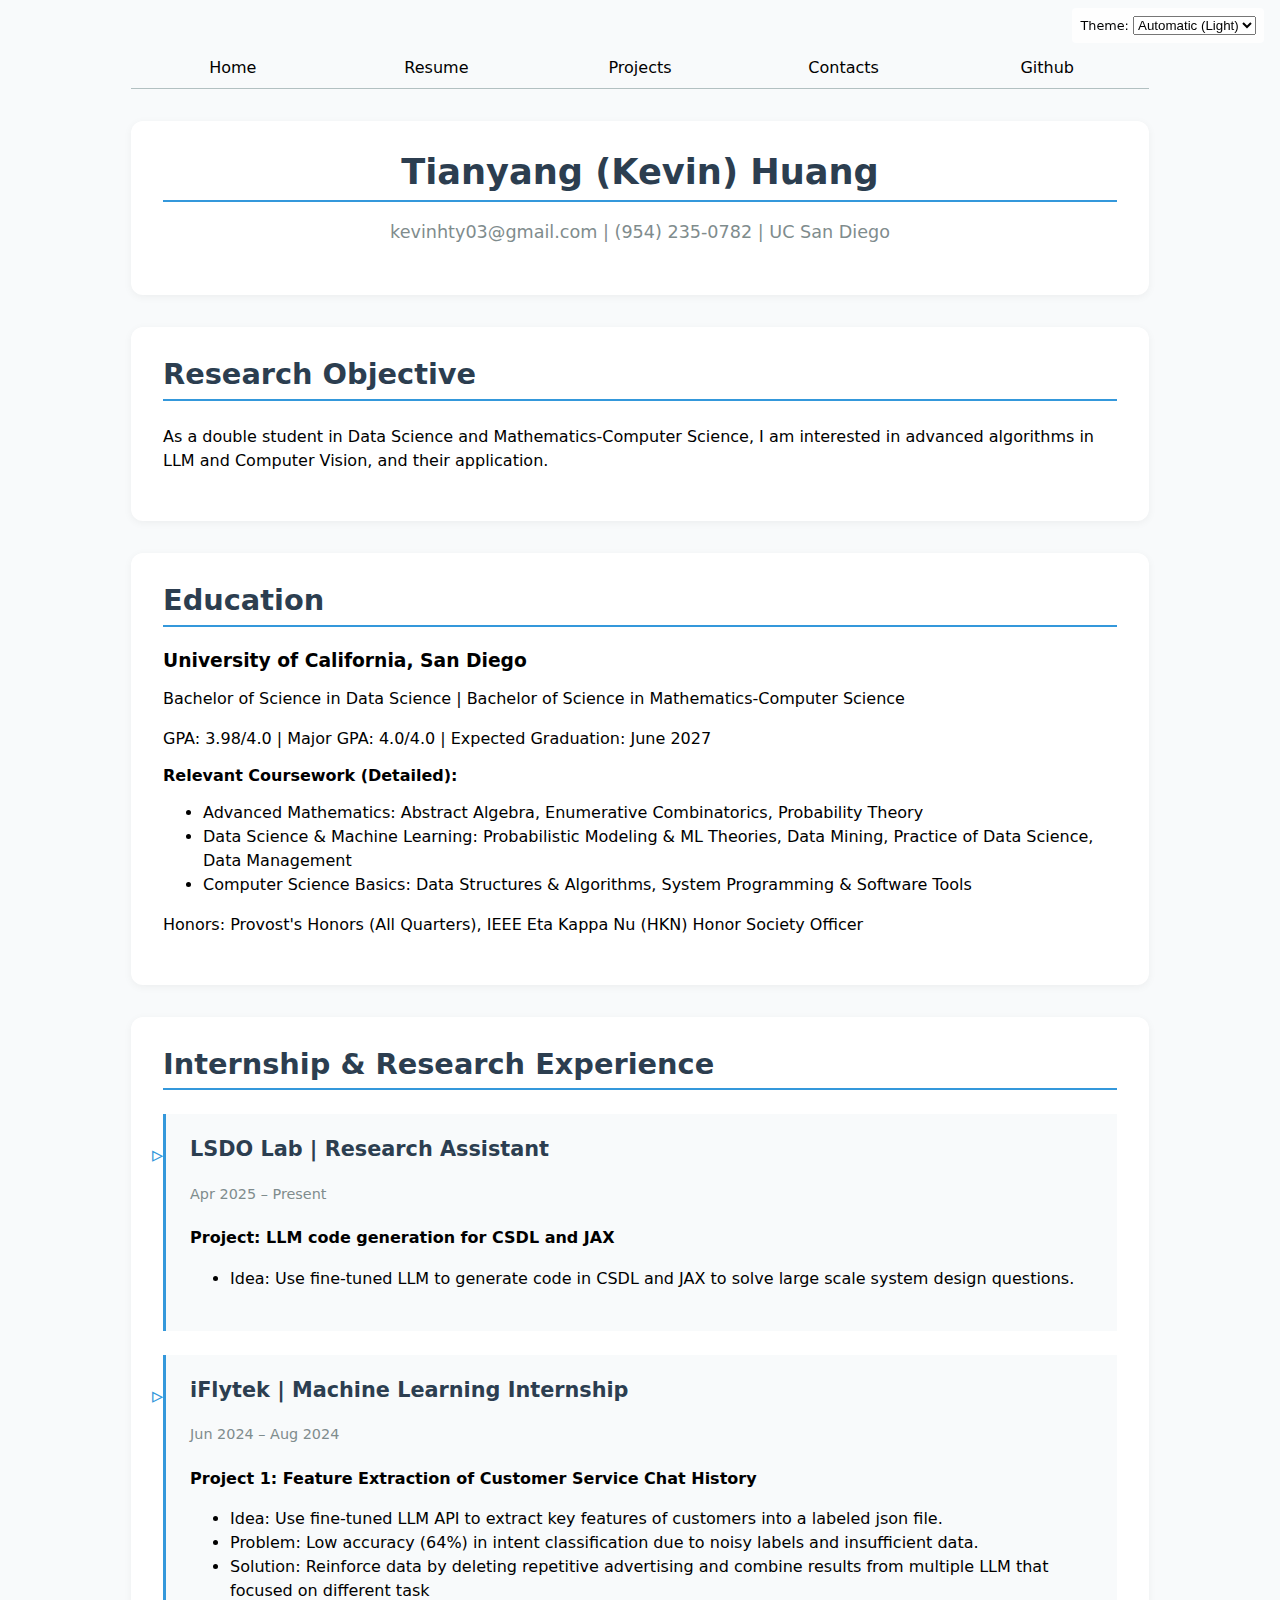
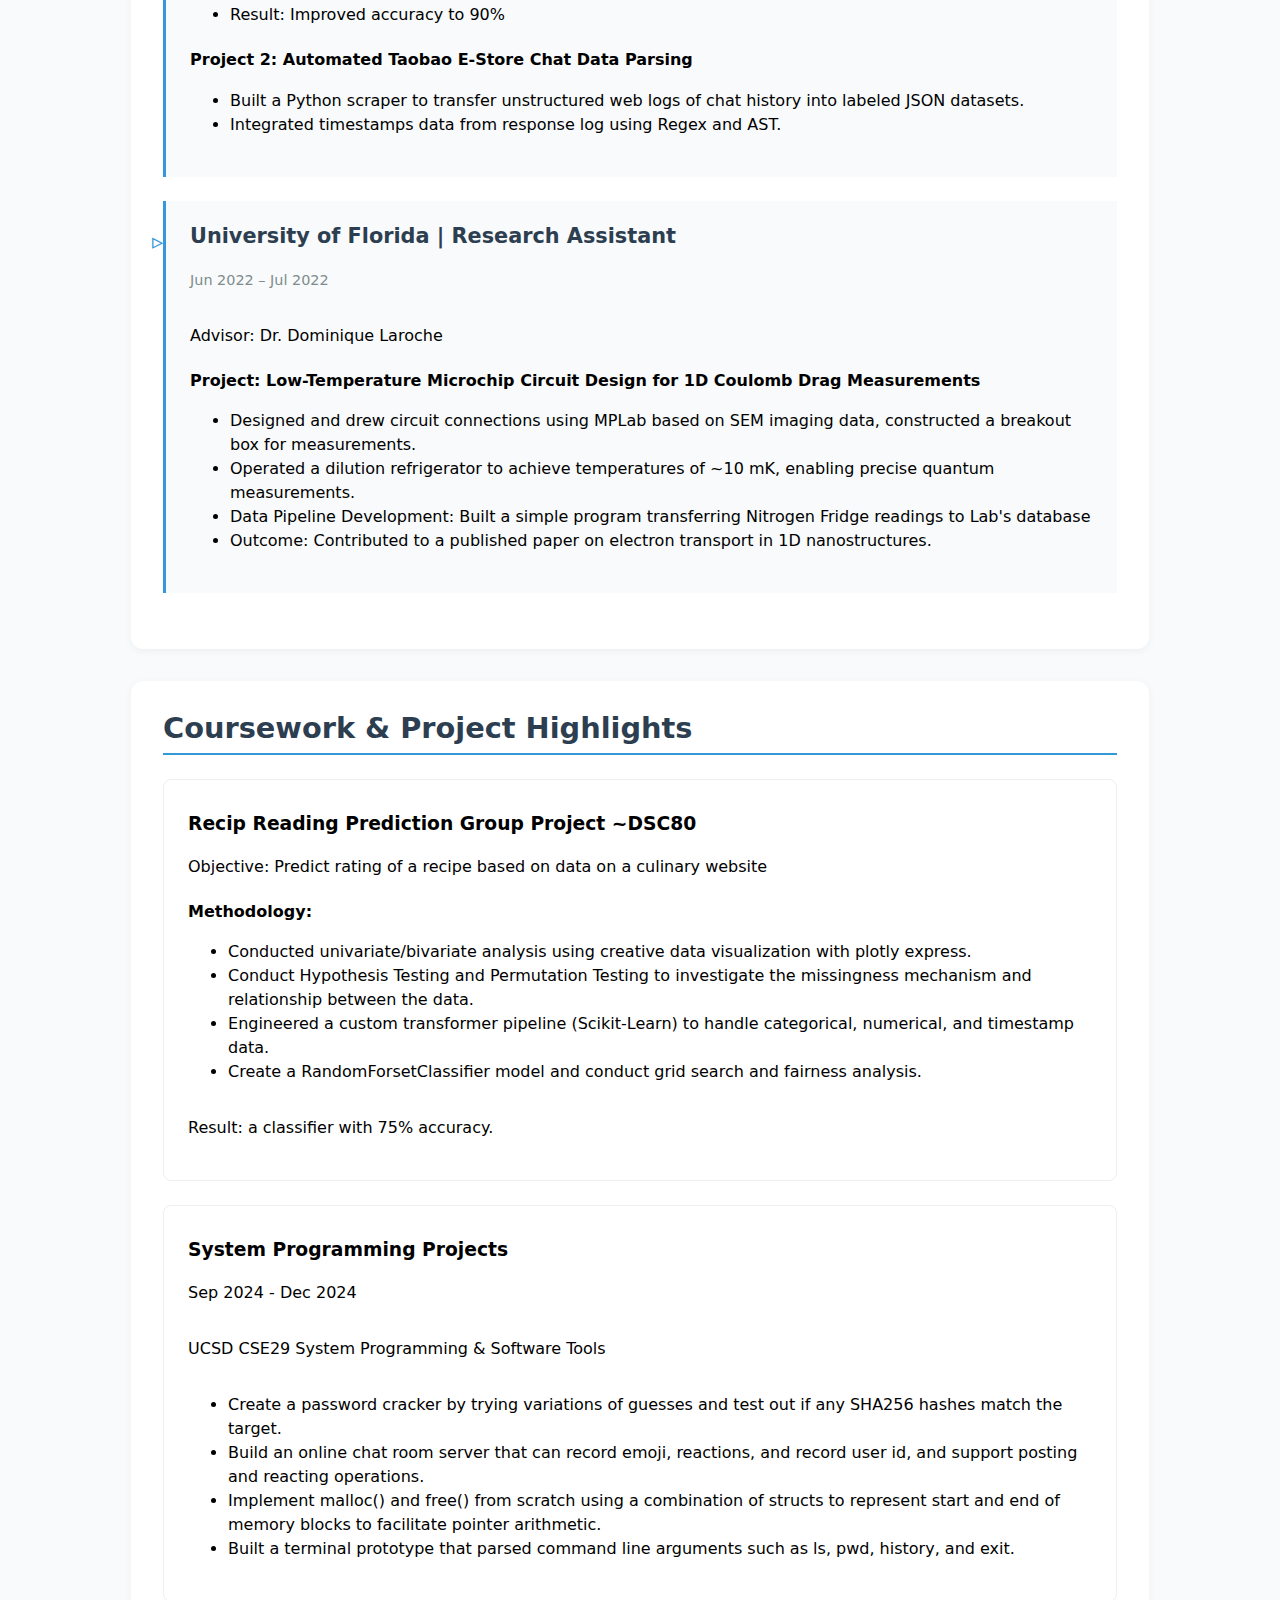
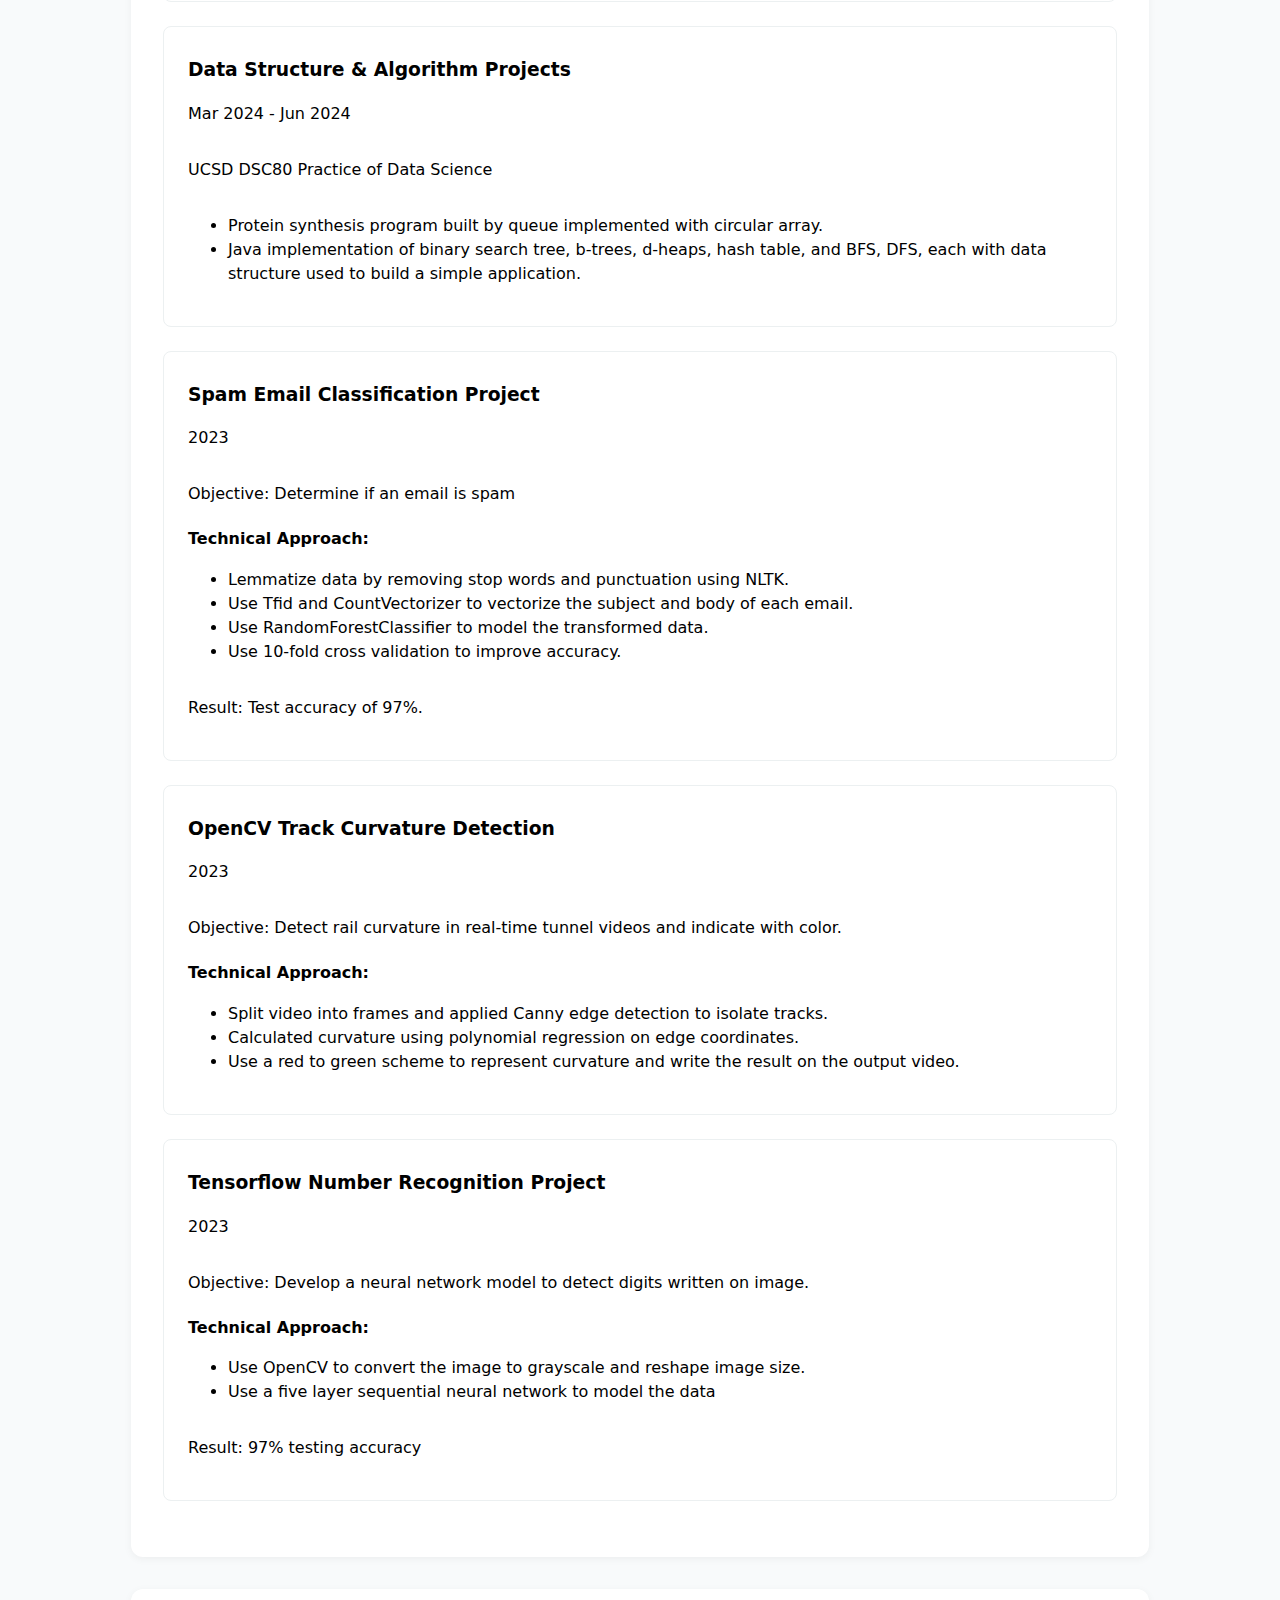
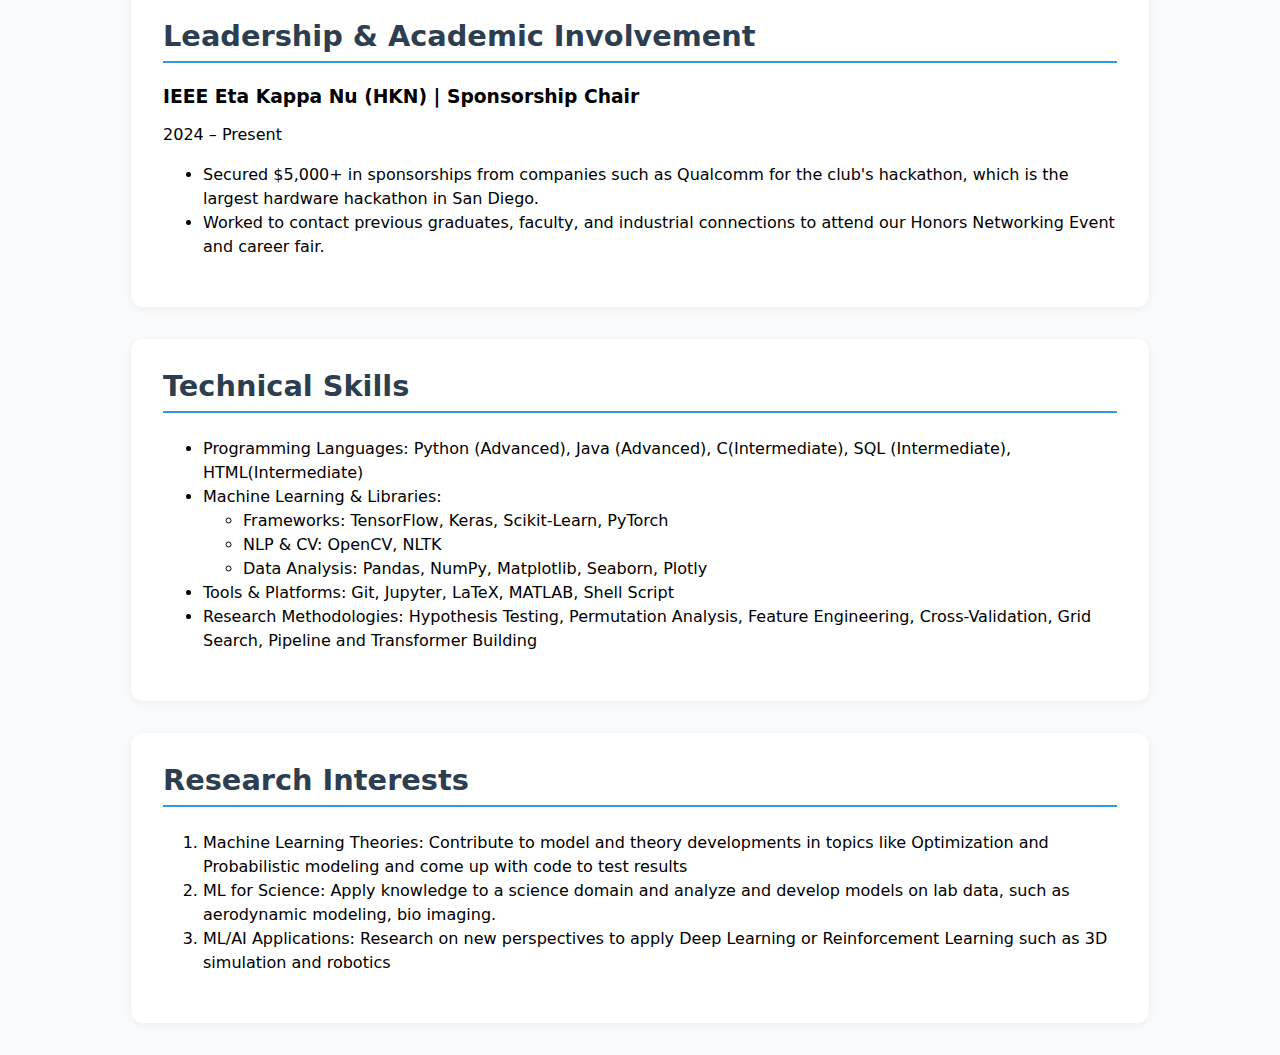
<file: resume/index.html>
<!DOCTYPE html>
<html lang="en">
<head>
    <meta charset="UTF-8">
    <meta name="viewport" content="width=device-width, initial-scale=1.0">
    <link rel = "stylesheet" href="../style.css">
    <script type="module" src="../global.js"></script>
    <title>CV/Resume</title>
</head>
<body>
    <header>
        <h2>Tianyang (Kevin) Huang</h2>
        <p>kevinhty03@gmail.com | (954) 235-0782 | UC San Diego</p>
    </header>

    <section id="research-objective">
        <h2>Research Objective</h2>
        <p>As a double student in Data Science and Mathematics-Computer Science, I am interested in advanced algorithms in LLM and Computer Vision, and their application.</p>
    </section>

    <section id="education">
        <h2>Education</h2>
        <h3>University of California, San Diego</h3>
        <p>Bachelor of Science in Data Science | Bachelor of Science in Mathematics-Computer Science</p>
        <p>GPA: 3.98/4.0 | Major GPA: 4.0/4.0 | Expected Graduation: June 2027</p>
        
        <h4>Relevant Coursework (Detailed):</h4>
        <ul>
            <li>Advanced Mathematics: Abstract Algebra, Enumerative Combinatorics, Probability Theory</li>
            <li>Data Science & Machine Learning: Probabilistic Modeling & ML Theories, Data Mining, Practice of Data Science, Data Management</li>
            <li>Computer Science Basics: Data Structures & Algorithms, System Programming & Software Tools</li>
        </ul>
        
        <p>Honors: Provost's Honors (All Quarters), IEEE Eta Kappa Nu (HKN) Honor Society Officer</p>
    </section>

    <section id="experience">
        <h2>Internship & Research Experience</h2>

        <article class="job">
            <h3>LSDO Lab | Research Assistant</h3>
            <p>Apr 2025 – Present</p>
            
            <h4>Project: LLM code generation for CSDL and JAX</h4>
            <ul>
                <li>Idea: Use fine-tuned LLM to generate code in CSDL and JAX to solve large scale system design questions.</li>
            
        </article>
        
        <article class="job">
            <h3>iFlytek | Machine Learning Internship</h3>
            <p>Jun 2024 – Aug 2024</p>
            
            <h4>Project 1: Feature Extraction of Customer Service Chat History</h4>
            <ul>
                <li>Idea: Use fine-tuned LLM API to extract key features of customers into a labeled json file.</li>
                <li>Problem: Low accuracy (64%) in intent classification due to noisy labels and insufficient data.</li>
                <li>Solution: Reinforce data by deleting repetitive advertising and combine results from multiple LLM that focused on different task</li>
                <li>Result: Improved accuracy to 90%</li>
            </ul>
            
            <h4>Project 2: Automated Taobao E-Store Chat Data Parsing</h4>
            <ul>
                <li>Built a Python scraper to transfer unstructured web logs of chat history into labeled JSON datasets.</li>
                <li>Integrated timestamps data from response log using Regex and AST.</li>
            </ul>
        </article>
        
        <article class="job">
            <h3>University of Florida | Research Assistant</h3>
            <p>Jun 2022 – Jul 2022</p>
            <p>Advisor: Dr. Dominique Laroche</p>
            
            <h4>Project: Low-Temperature Microchip Circuit Design for 1D Coulomb Drag Measurements</h4>
            <ul>
                <li>Designed and drew circuit connections using MPLab based on SEM imaging data, constructed a breakout box for measurements.</li>
                <li>Operated a dilution refrigerator to achieve temperatures of ~10 mK, enabling precise quantum measurements.</li>
                <li>Data Pipeline Development: Built a simple program transferring Nitrogen Fridge readings to Lab's database</li>
                <li>Outcome: Contributed to a published paper on electron transport in 1D nanostructures.</li>
            </ul>
        </article>
    </section>

    <section id="projects">
        <h2>Coursework & Project Highlights</h2>
        
        <article class="project">
            <h3>Recip Reading Prediction Group Project ~DSC80</h3>
            <p>Objective: Predict rating of a recipe based on data on a culinary website</p>
            <h4>Methodology:</h4>
            <ul>
                <li>Conducted univariate/bivariate analysis using creative data visualization with plotly express.</li>
                <li>Conduct Hypothesis Testing and Permutation Testing to investigate the missingness mechanism and relationship between the data.</li>
                <li>Engineered a custom transformer pipeline (Scikit-Learn) to handle categorical, numerical, and timestamp data.</li>
                <li>Create a RandomForsetClassifier model and conduct grid search and fairness analysis.</li>
            </ul>
            <p>Result: a classifier with 75% accuracy.</p>
        </article>
        
        <article class="project">
            <h3>System Programming Projects</h3>
            <p>Sep 2024 - Dec 2024</p>
            <p>UCSD CSE29 System Programming & Software Tools</p>
            <ul>
                <li>Create a password cracker by trying variations of guesses and test out if any SHA256 hashes match the target.</li>
                <li>Build an online chat room server that can record emoji, reactions, and record user id, and support posting and reacting operations.</li>
                <li>Implement malloc() and free() from scratch using a combination of structs to represent start and end of memory blocks to facilitate pointer arithmetic.</li>
                <li>Built a terminal prototype that parsed command line arguments such as ls, pwd, history, and exit.</li>
            </ul>
        </article>
        
        <article class="project">
            <h3>Data Structure & Algorithm Projects</h3>
            <p>Mar 2024 - Jun 2024</p>
            <p>UCSD DSC80 Practice of Data Science</p>
            <ul>
                <li>Protein synthesis program built by queue implemented with circular array.</li>
                <li>Java implementation of binary search tree, b-trees, d-heaps, hash table, and BFS, DFS, each with data structure used to build a simple application.</li>
            </ul>
        </article>
        
        <article class="project">
            <h3>Spam Email Classification Project</h3>
            <p>2023</p>
            <p>Objective: Determine if an email is spam</p>
            <h4>Technical Approach:</h4>
            <ul>
                <li>Lemmatize data by removing stop words and punctuation using NLTK.</li>
                <li>Use Tfid and CountVectorizer to vectorize the subject and body of each email.</li>
                <li>Use RandomForestClassifier to model the transformed data.</li>
                <li>Use 10-fold cross validation to improve accuracy.</li>
            </ul>
            <p>Result: Test accuracy of 97%.</p>
        </article>
        
        <article class="project">
            <h3>OpenCV Track Curvature Detection</h3>
            <p>2023</p>
            <p>Objective: Detect rail curvature in real-time tunnel videos and indicate with color.</p>
            <h4>Technical Approach:</h4>
            <ul>
                <li>Split video into frames and applied Canny edge detection to isolate tracks.</li>
                <li>Calculated curvature using polynomial regression on edge coordinates.</li>
                <li>Use a red to green scheme to represent curvature and write the result on the output video.</li>
            </ul>
        </article>
        
        <article class="project">
            <h3>Tensorflow Number Recognition Project</h3>
            <p>2023</p>
            <p>Objective: Develop a neural network model to detect digits written on image.</p>
            <h4>Technical Approach:</h4>
            <ul>
                <li>Use OpenCV to convert the image to grayscale and reshape image size.</li>
                <li>Use a five layer sequential neural network to model the data</li>
            </ul>
            <p>Result: 97% testing accuracy</p>
        </article>
    </section>

    <section id="leadership">
        <h2>Leadership & Academic Involvement</h2>
        <h3>IEEE Eta Kappa Nu (HKN) | Sponsorship Chair</h3>
        <p>2024 – Present</p>
        <ul>
            <li>Secured $5,000+ in sponsorships from companies such as Qualcomm for the club's hackathon, which is the largest hardware hackathon in San Diego.</li>
            <li>Worked to contact previous graduates, faculty, and industrial connections to attend our Honors Networking Event and career fair.</li>
        </ul>
    </section>

    <section id="skills">
        <h2>Technical Skills</h2>
        <ul>
            <li>Programming Languages: Python (Advanced), Java (Advanced), C(Intermediate), SQL (Intermediate), HTML(Intermediate)</li>
            <li>Machine Learning & Libraries:
                <ul>
                    <li>Frameworks: TensorFlow, Keras, Scikit-Learn, PyTorch</li>
                    <li>NLP & CV: OpenCV, NLTK</li>
                    <li>Data Analysis: Pandas, NumPy, Matplotlib, Seaborn, Plotly</li>
                </ul>
            </li>
            <li>Tools & Platforms: Git, Jupyter, LaTeX, MATLAB, Shell Script</li>
            <li>Research Methodologies: Hypothesis Testing, Permutation Analysis, Feature Engineering, Cross-Validation, Grid Search, Pipeline and Transformer Building</li>
        </ul>
    </section>

    <section id="research-interests">
        <h2>Research Interests</h2>
        <ol>
            <li>Machine Learning Theories: Contribute to model and theory developments in topics like Optimization and Probabilistic modeling and come up with code to test results</li>
            <li>ML for Science: Apply knowledge to a science domain and analyze and develop models on lab data, such as aerodynamic modeling, bio imaging.</li>
            <li>ML/AI Applications: Research on new perspectives to apply Deep Learning or Reinforcement Learning such as 3D simulation and robotics</li>
        </ol>
    </section>
</body>
</html>
</file>
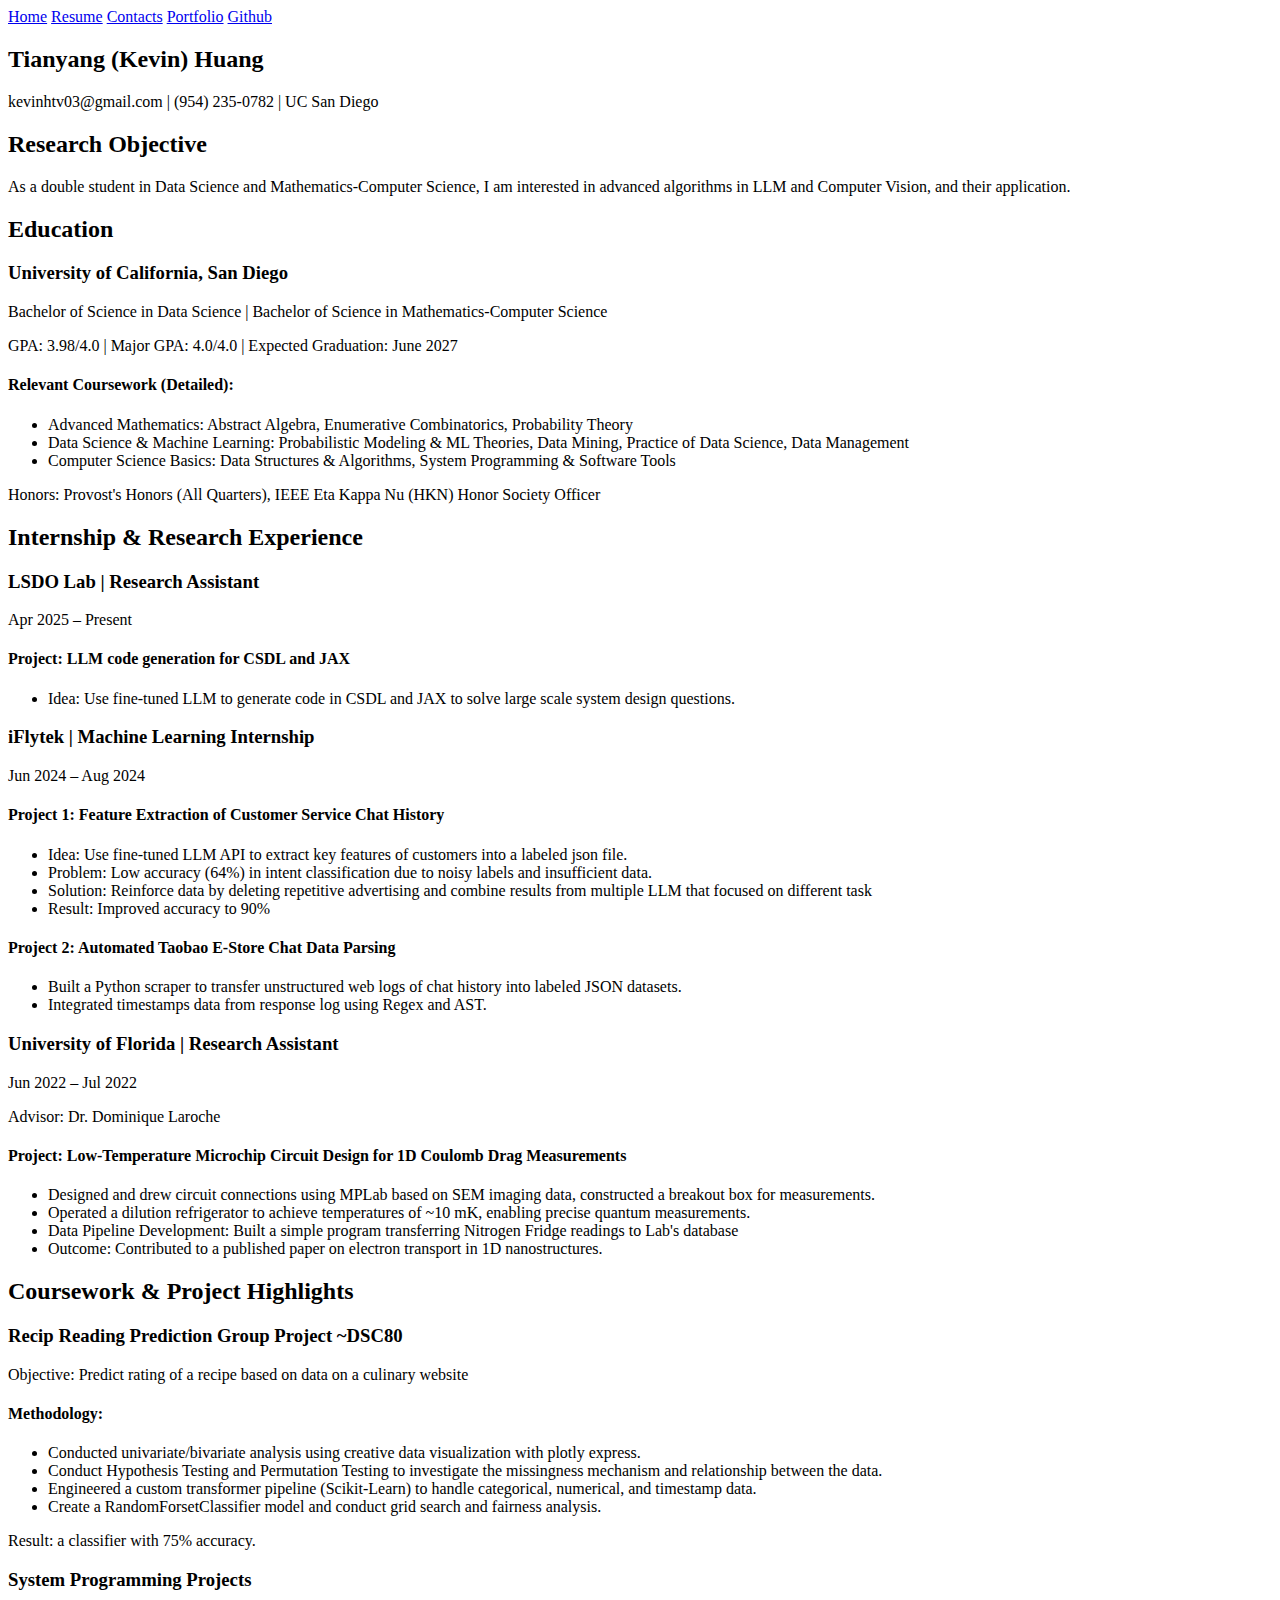
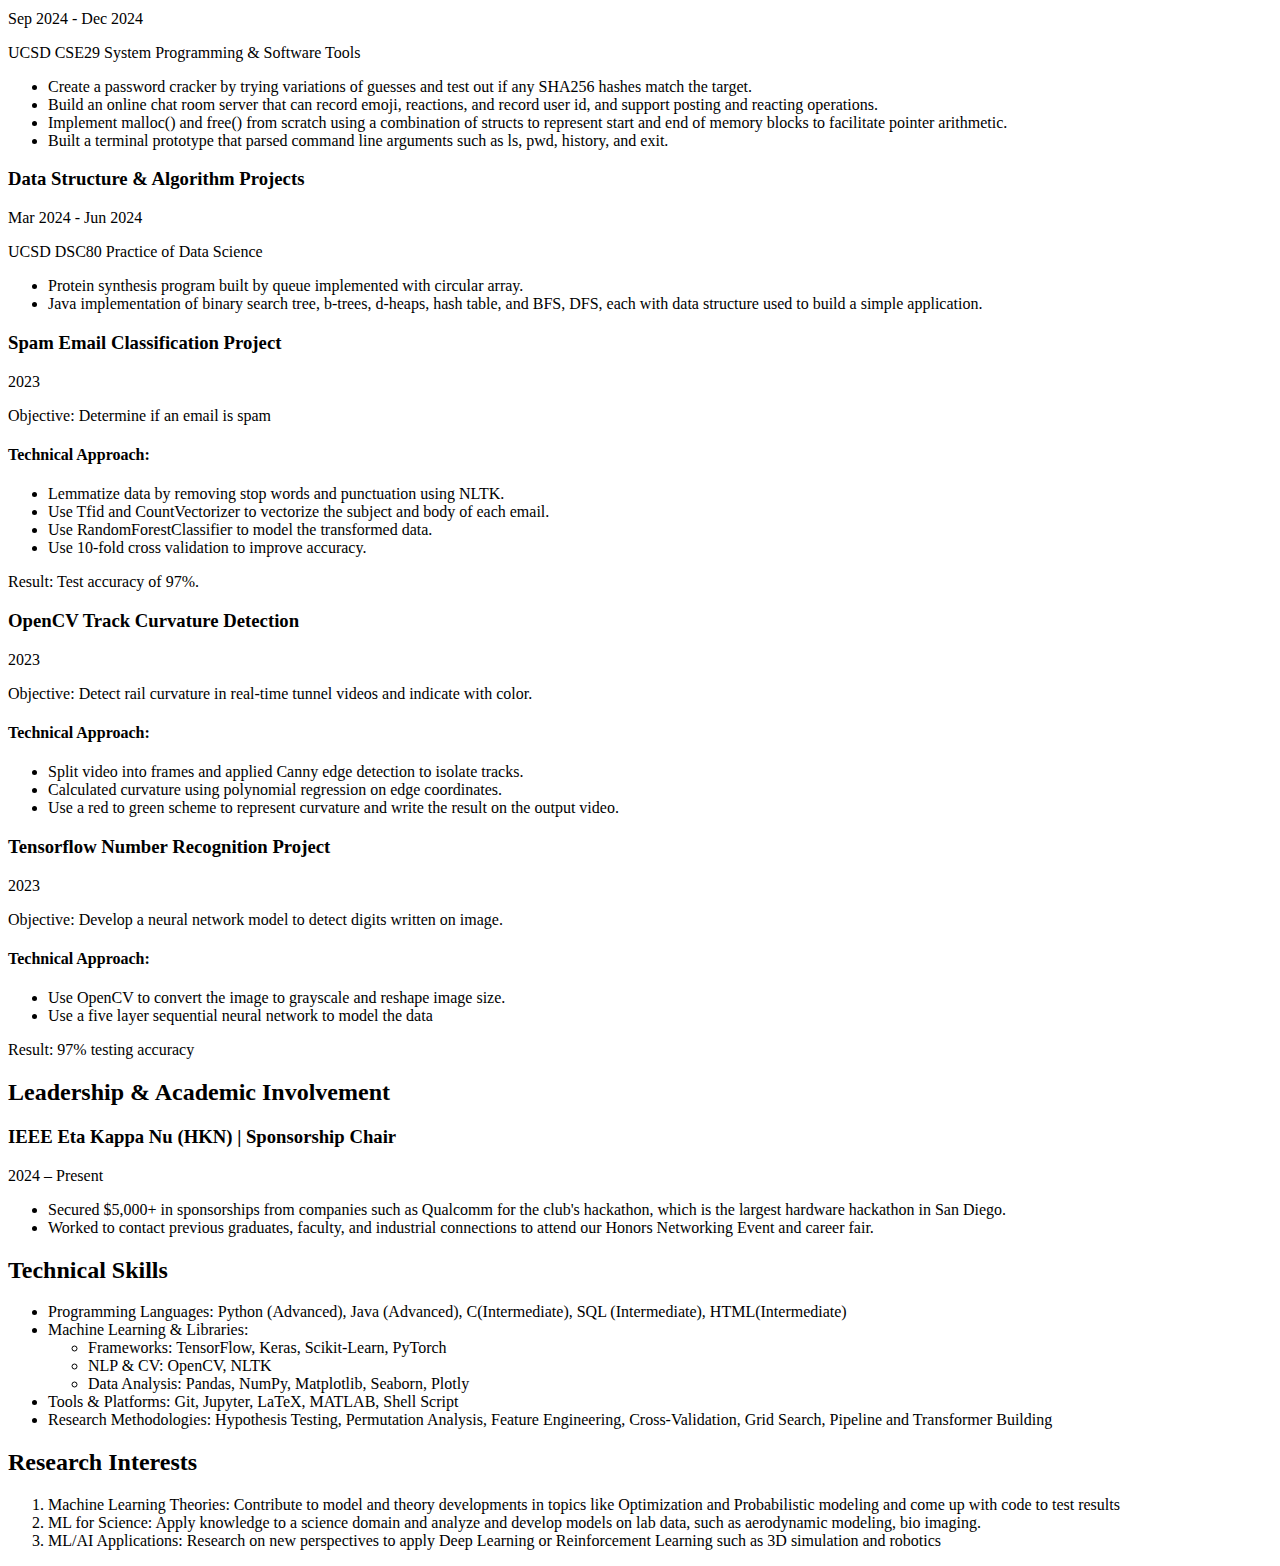
<file: cv/resume/index.html>
<!DOCTYPE html>
<html lang="en">
<head>
    <meta charset="UTF-8">
    <meta name="viewport" content="width=device-width, initial-scale=1.0">
    <title>CV/Resume</title>
</head>
<body>
    <nav>
        <a href="/index.html">Home</a>
        <a href="index.html">Resume</a>
        <a href="/contacts/index.html">Contacts</a>
        <a href="/projects/index.html">Portfolio</a>
        <a href="https://github.com/KevinHuang8706">Github</a>
    </nav>
    <header>
        <h2>Tianyang (Kevin) Huang</h2>
        <p>kevinhtv03@gmail.com | (954) 235-0782 | UC San Diego</p>
    </header>

    <section id="research-objective">
        <h2>Research Objective</h2>
        <p>As a double student in Data Science and Mathematics-Computer Science, I am interested in advanced algorithms in LLM and Computer Vision, and their application.</p>
    </section>

    <section id="education">
        <h2>Education</h2>
        <h3>University of California, San Diego</h3>
        <p>Bachelor of Science in Data Science | Bachelor of Science in Mathematics-Computer Science</p>
        <p>GPA: 3.98/4.0 | Major GPA: 4.0/4.0 | Expected Graduation: June 2027</p>
        
        <h4>Relevant Coursework (Detailed):</h4>
        <ul>
            <li>Advanced Mathematics: Abstract Algebra, Enumerative Combinatorics, Probability Theory</li>
            <li>Data Science & Machine Learning: Probabilistic Modeling & ML Theories, Data Mining, Practice of Data Science, Data Management</li>
            <li>Computer Science Basics: Data Structures & Algorithms, System Programming & Software Tools</li>
        </ul>
        
        <p>Honors: Provost's Honors (All Quarters), IEEE Eta Kappa Nu (HKN) Honor Society Officer</p>
    </section>

    <section id="experience">
        <h2>Internship & Research Experience</h2>

        <article class="job">
            <h3>LSDO Lab | Research Assistant</h3>
            <p>Apr 2025 – Present</p>
            
            <h4>Project: LLM code generation for CSDL and JAX</h4>
            <ul>
                <li>Idea: Use fine-tuned LLM to generate code in CSDL and JAX to solve large scale system design questions.</li>
            
        </article>
        
        <article class="job">
            <h3>iFlytek | Machine Learning Internship</h3>
            <p>Jun 2024 – Aug 2024</p>
            
            <h4>Project 1: Feature Extraction of Customer Service Chat History</h4>
            <ul>
                <li>Idea: Use fine-tuned LLM API to extract key features of customers into a labeled json file.</li>
                <li>Problem: Low accuracy (64%) in intent classification due to noisy labels and insufficient data.</li>
                <li>Solution: Reinforce data by deleting repetitive advertising and combine results from multiple LLM that focused on different task</li>
                <li>Result: Improved accuracy to 90%</li>
            </ul>
            
            <h4>Project 2: Automated Taobao E-Store Chat Data Parsing</h4>
            <ul>
                <li>Built a Python scraper to transfer unstructured web logs of chat history into labeled JSON datasets.</li>
                <li>Integrated timestamps data from response log using Regex and AST.</li>
            </ul>
        </article>
        
        <article class="job">
            <h3>University of Florida | Research Assistant</h3>
            <p>Jun 2022 – Jul 2022</p>
            <p>Advisor: Dr. Dominique Laroche</p>
            
            <h4>Project: Low-Temperature Microchip Circuit Design for 1D Coulomb Drag Measurements</h4>
            <ul>
                <li>Designed and drew circuit connections using MPLab based on SEM imaging data, constructed a breakout box for measurements.</li>
                <li>Operated a dilution refrigerator to achieve temperatures of ~10 mK, enabling precise quantum measurements.</li>
                <li>Data Pipeline Development: Built a simple program transferring Nitrogen Fridge readings to Lab's database</li>
                <li>Outcome: Contributed to a published paper on electron transport in 1D nanostructures.</li>
            </ul>
        </article>
    </section>

    <section id="projects">
        <h2>Coursework & Project Highlights</h2>
        
        <article class="project">
            <h3>Recip Reading Prediction Group Project ~DSC80</h3>
            <p>Objective: Predict rating of a recipe based on data on a culinary website</p>
            <h4>Methodology:</h4>
            <ul>
                <li>Conducted univariate/bivariate analysis using creative data visualization with plotly express.</li>
                <li>Conduct Hypothesis Testing and Permutation Testing to investigate the missingness mechanism and relationship between the data.</li>
                <li>Engineered a custom transformer pipeline (Scikit-Learn) to handle categorical, numerical, and timestamp data.</li>
                <li>Create a RandomForsetClassifier model and conduct grid search and fairness analysis.</li>
            </ul>
            <p>Result: a classifier with 75% accuracy.</p>
        </article>
        
        <article class="project">
            <h3>System Programming Projects</h3>
            <p>Sep 2024 - Dec 2024</p>
            <p>UCSD CSE29 System Programming & Software Tools</p>
            <ul>
                <li>Create a password cracker by trying variations of guesses and test out if any SHA256 hashes match the target.</li>
                <li>Build an online chat room server that can record emoji, reactions, and record user id, and support posting and reacting operations.</li>
                <li>Implement malloc() and free() from scratch using a combination of structs to represent start and end of memory blocks to facilitate pointer arithmetic.</li>
                <li>Built a terminal prototype that parsed command line arguments such as ls, pwd, history, and exit.</li>
            </ul>
        </article>
        
        <article class="project">
            <h3>Data Structure & Algorithm Projects</h3>
            <p>Mar 2024 - Jun 2024</p>
            <p>UCSD DSC80 Practice of Data Science</p>
            <ul>
                <li>Protein synthesis program built by queue implemented with circular array.</li>
                <li>Java implementation of binary search tree, b-trees, d-heaps, hash table, and BFS, DFS, each with data structure used to build a simple application.</li>
            </ul>
        </article>
        
        <article class="project">
            <h3>Spam Email Classification Project</h3>
            <p>2023</p>
            <p>Objective: Determine if an email is spam</p>
            <h4>Technical Approach:</h4>
            <ul>
                <li>Lemmatize data by removing stop words and punctuation using NLTK.</li>
                <li>Use Tfid and CountVectorizer to vectorize the subject and body of each email.</li>
                <li>Use RandomForestClassifier to model the transformed data.</li>
                <li>Use 10-fold cross validation to improve accuracy.</li>
            </ul>
            <p>Result: Test accuracy of 97%.</p>
        </article>
        
        <article class="project">
            <h3>OpenCV Track Curvature Detection</h3>
            <p>2023</p>
            <p>Objective: Detect rail curvature in real-time tunnel videos and indicate with color.</p>
            <h4>Technical Approach:</h4>
            <ul>
                <li>Split video into frames and applied Canny edge detection to isolate tracks.</li>
                <li>Calculated curvature using polynomial regression on edge coordinates.</li>
                <li>Use a red to green scheme to represent curvature and write the result on the output video.</li>
            </ul>
        </article>
        
        <article class="project">
            <h3>Tensorflow Number Recognition Project</h3>
            <p>2023</p>
            <p>Objective: Develop a neural network model to detect digits written on image.</p>
            <h4>Technical Approach:</h4>
            <ul>
                <li>Use OpenCV to convert the image to grayscale and reshape image size.</li>
                <li>Use a five layer sequential neural network to model the data</li>
            </ul>
            <p>Result: 97% testing accuracy</p>
        </article>
    </section>

    <section id="leadership">
        <h2>Leadership & Academic Involvement</h2>
        <h3>IEEE Eta Kappa Nu (HKN) | Sponsorship Chair</h3>
        <p>2024 – Present</p>
        <ul>
            <li>Secured $5,000+ in sponsorships from companies such as Qualcomm for the club's hackathon, which is the largest hardware hackathon in San Diego.</li>
            <li>Worked to contact previous graduates, faculty, and industrial connections to attend our Honors Networking Event and career fair.</li>
        </ul>
    </section>

    <section id="skills">
        <h2>Technical Skills</h2>
        <ul>
            <li>Programming Languages: Python (Advanced), Java (Advanced), C(Intermediate), SQL (Intermediate), HTML(Intermediate)</li>
            <li>Machine Learning & Libraries:
                <ul>
                    <li>Frameworks: TensorFlow, Keras, Scikit-Learn, PyTorch</li>
                    <li>NLP & CV: OpenCV, NLTK</li>
                    <li>Data Analysis: Pandas, NumPy, Matplotlib, Seaborn, Plotly</li>
                </ul>
            </li>
            <li>Tools & Platforms: Git, Jupyter, LaTeX, MATLAB, Shell Script</li>
            <li>Research Methodologies: Hypothesis Testing, Permutation Analysis, Feature Engineering, Cross-Validation, Grid Search, Pipeline and Transformer Building</li>
        </ul>
    </section>

    <section id="research-interests">
        <h2>Research Interests</h2>
        <ol>
            <li>Machine Learning Theories: Contribute to model and theory developments in topics like Optimization and Probabilistic modeling and come up with code to test results</li>
            <li>ML for Science: Apply knowledge to a science domain and analyze and develop models on lab data, such as aerodynamic modeling, bio imaging.</li>
            <li>ML/AI Applications: Research on new perspectives to apply Deep Learning or Reinforcement Learning such as 3D simulation and robotics</li>
        </ol>
    </section>
</body>
</html>
</file>
<file: style.css>
/* Enable automatic dark mode */
html {
  color-scheme: light dark;
}

body {
  max-width: 100ch;
  margin-inline: max(1em, (100% - 100ch) / 2);
  font: 100%/1.5 system-ui;
  background: #f8fafb;
}

h1 {
  color: #333;
}

nav {
  display: flex;
  margin-bottom: 1.5em;
  /*border-bottom: 1px solid oklch(80% 3% 200);*/
  --border-color: oklch(50% 10% 200 / 40%);
  border-bottom: 1px solid var(--border-color);
}

nav a {
  flex: 1;
  padding: 0.5em;
  text-align: center;
  text-decoration: none;
  color: inherit;
}

nav a.current {
  /* Update to use the border color variable */
  border-bottom: 0.4em solid var(--border-color);
  padding-bottom: 0.1em;
}

nav a:hover {
  background-color: color-mix(in oklch, var(--color-accent, oklch(70% 10% 250)), canvas 85%);
  border-bottom: 0.4em solid oklch(54% 19% 250); /* Vibrant blue accent */
  color: oklch(40% 0% 0); /* Darker text on hover */
  transition: all 0.2s ease-in-out;
}

form {
  display: grid;
  grid-template-columns: auto 1fr;
  gap: 1em;
  align-items: center;
}

label {
  grid-column: 1;
  justify-self: end;
  padding-right: 1em;
}

input:not([type="submit"]), textarea {
  grid-column: 2;
}

input[type="submit"] {
  grid-column: 1 / -1;
  justify-self: center;
  width: 100%;
}

textarea {
  resize: vertical;
  min-height: 50px;
}

.projects {
  display: grid;
  grid-template-columns: repeat(auto-fill, minmax(15em, 1fr));
  align-items: center;
  gap: 1em;
}

article {
  display: grid;
  grid-template-rows: subgrid;
  grid-row: span 3;
}

h2 {
  margin: 0;
}

h1, h2, h3, h4, h5, h6 {
  line-height: 1.1;
  text-wrap: balance;
  margin-block: 0.5em 0.25em;
}

header {
  text-align: center;
  margin: 2rem 0;
  padding: 2rem;
  background: white;
  border-radius: 12px;
  box-shadow: 0 2px 8px rgba(0,0,0,0.05);
}

header h2 {
  font-size: 2.2rem;
  color: #2c3e50;
  margin: 0 0 0.5rem;
}

header p {
  color: #7f8c8d;
  font-size: 1.1rem;
}


section {
  margin: 2rem 0;
  padding: 2rem;
  background: white;
  border-radius: 12px;
  box-shadow: 0 2px 8px rgba(0,0,0,0.05);
}

h2 {
  font-size: 1.8rem;
  color: #2c3e50;
  border-bottom: 2px solid #3498db;
  padding-bottom: 0.5rem;
  margin: 0 0 1.5rem;
}

/* Experience Timeline */
article.job {
  position: relative;
  padding: 1.5rem;
  margin: 1.5rem 0;
  border-left: 3px solid #3498db;
  background: #f8fafb;
}

article.job::before {
  content: "▹";
  position: absolute;
  left: -14px;
  top: 1.5rem;
  color: #3498db;
  font-size: 1.4rem;
  background: white;
}

article.job h3 {
  font-size: 1.3rem;
  margin: 0 0 0.5rem;
  color: #2c3e50;
}

article.job p:first-of-type {
  color: #7f8c8d;
  font-size: 0.9rem;
  margin-bottom: 1rem;
}


/* Project Cards */
article.project {
  padding: 1.5rem;
  margin: 1.5rem 0;
  border: 1px solid #ecf0f1;
  border-radius: 8px;
  transition: transform 0.2s ease;
}

article.project:hover {
  transform: translateY(-3px);
}


/* Print Optimization */
@media print {
  section {
    box-shadow: none;
    background: none;
    padding: 0 !important;
  }
  
  article.job {
    border-left: 2px solid #ccc;
    background: none;
  }
  
  header {
    background: none;
  }
}

.color-scheme {
  position: fixed;     /* stick it to the viewport */
  top: 0.5rem;         /* a little distance from the very top */
  right: 1rem;         /* same distance from the right edge */
  z-index: 999;        /* sit above the nav bar */
  font-size: 80%;
  padding: 0.5rem;
  border-radius: 4px;
  background: rgba(255,255,255,0.8);
}

nav {
  padding-top: 2.5rem;
}

/* Dark mode styles using .dark class */
html.dark body {
  background: #1a1e22;
  color: #f8fafb;
}

html.dark h1,
html.dark h2,
html.dark h3,
html.dark h4,
html.dark h5,
html.dark h6 {
  color: #f8fafb;
}

html.dark nav a:hover {
  color: oklch(95% 0% 0);
}

html.dark header {
  background: #2c3e50;
  box-shadow: 0 2px 8px rgba(0,0,0,0.2);
}

html.dark header h2 {
  color: #ecf0f1;
}

html.dark header p {
  color: #bdc3c7;
}

html.dark section {
  background: #2c3e50;
  box-shadow: 0 2px 8px rgba(0,0,0,0.2);
}

html.dark article.job {
  background: #34495e;
}

html.dark article.job::before {
  background: #2c3e50;
}

html.dark article.job h3 {
  color: #ecf0f1;
}

html.dark article.job p:first-of-type {
  color: #bdc3c7;
}

html.dark article.project {
  border-color: #34495e;
}

html.dark #skills li {
  background: #34495e;
}

html.dark .color-scheme {
  background: rgba(44, 62, 80, 0.8);
}

#profile-stats {
  margin: 2rem 0;
  padding: 1.5rem;
  background: var(--stats-bg, #f8f9fa);
  border-radius: 8px;
  box-shadow: 0 2px 6px rgba(0,0,0,0.1);
}

#profile-stats dl {
  display: grid;
  grid-template-columns: repeat(4, 1fr);
  gap: 1rem;
  margin: 0;
  padding: 0;
}

#profile-stats dt {
  grid-row: 1;
  font-size: 0.9rem;
  text-transform: uppercase;
  letter-spacing: 0.5px;
  color: var(--stats-label, #666);
  margin-bottom: 0.5rem;
}

#profile-stats dd {
  grid-row: 2;
  font-size: 1.5rem;
  font-weight: 600;
  margin: 0;
  color: var(--stats-number, #2c3e50);
}

/* Dark mode styles */
.dark #profile-stats {
  --stats-bg: #2d2d2d;
  --stats-label: #a0a0a0;
  --stats-number: #f8fafb;
}

.dark #profile-stats dl {
  box-shadow: 0 2px 6px rgba(0,0,0,0.3);
}
/* Add these image-specific styles */
.projects article img {
  width: 100%;
  height: 250px; /* Fixed height for consistency */
  object-fit: cover;
  object-position: center;
  border-radius: 4px;
  transition: transform 0.3s ease;
}

.projects article:hover img {
  transform: scale(1.02);
}

/* Maintain existing grid layout */
.projects {
  /* Your existing grid styles preserved */
  display: grid;
  grid-template-columns: repeat(auto-fill, minmax(15em, 1fr));
  align-items: center;
  gap: 1em;
}

/* Dark mode adjustment */
.dark .projects article img {
  filter: brightness(0.9) contrast(1.1);
}

.project-text {
  display: flex;
  flex-direction: column;
  gap: 0.25em;
}

/* style the year */
.project-text .year {
  color: gray;
  font-family: Baskerville, serif;
  font-variant-numeric: oldstyle-nums;
  margin-top: 0.1em;
}
.swatch{
  display: inline-flex;
  width: 1em;
  aspect-ratio: 1/1;
  background-color: var(--color);
  border-radius: 50%;
}

.legend {
  list-style: none;   
  display: grid;
  grid-template-columns: repeat(auto-fill, minmax(9em, 1fr));
  gap: 1em;
  border: 2px solid #b5b2b2;
  padding: 1em;
  margin: 1em;
}

.legend li{
  display: flex;
  align-items: center;
  gap: 0.3em;           /* smaller than the grid gap */
  padding: 0.25em; 
}

.container {
  display: flex;
  flex-wrap: nowrap;
  align-items: center;  /* or center if you like them vertically aligned */
  gap: 1em;
}

.container svg {
  flex: 0 1 auto;
  width: 100%;         /* fill whatever space you can get */
  height: auto;        /* preserve aspect ratio */
  max-width: 20em;
}

.container .legend{
  flex: 1 1 auto;
}

.searchBar {
  /* Fill available width of its parent… */
  width: 100%;
  /* …but no more than about 40 characters (using the “ch” unit)… */
  max-width: 40ch;
  /* Center it if its parent is wider */
  margin: 0.5em auto;
  /* Give it some breathing room */
  padding: 0.5em 1em;
  box-sizing: border-box; /* make padding count inside the width */
  font-size: 1rem;
  font-family: inherit;
}

&:has(path:hover){
  path:not(:hover){
    opacity: 0.5;
  }
}
svg path {
  transition: 300ms;
  cursor: pointer;
}
svg:has(path.selected) path:not(.selected) {
  opacity: 0.5;
}
:root {
  --color-selected: oklch(60% 45% 0);
}

/* Selected slice gets a uniform, overriding fill */
svg path.selected {
  fill: var(--color-selected) !important;
  opacity: 1 !important;
}
ul.legend li.selected {
  --color: var(--color-selected) !important;
}

#stats {
  margin: 0.1rem 0;
  padding: 0.75rem;
  background: var(--stats-bg, #f8f9fa);
  /*border-radius: 1px;*/
  /*box-shadow: 0 2px 6px rgba(0,0,0,0.1);*/
}

#stats dl {
  display: grid;
  /* fill columns left→right */
  grid-auto-flow: column;
  /* two rows: labels on top, values on bottom */
  grid-template-rows: auto auto;
  /* vertical gap between DT and DD, horizontal gap between stats */
  gap: 0.25rem 1.5rem;
}

#stats dt {
  grid-row: 1;
  font-size: 0.85rem;
  text-transform: uppercase;
  letter-spacing: 0.5px;
  color: var(--stats-label, #666);
  margin-bottom: 0.1rem;
}

#stats dd {
  grid-row: 2;
  font-size: 1.3rem;
  font-weight: 600;
  margin: 0;
  color: var(--stats-number, #2c3e50);
}

/* Dark‐mode overrides */
html.dark #stats {
  --stats-bg: #2d2d2d;
  --stats-label: #a0a0a0;
  --stats-number: #f8fafb;
  box-shadow: 0 2px 6px rgba(0,0,0,0.3);
}

dl.info {
  display: grid;
  grid-template-columns: auto 1fr;
  gap: 0.25em 1em;
  margin: 0;
  padding: 0.5em 1em;
  background: rgba(255, 255, 255, 0.9);
  color: #333;
  border-radius: 6px;
  box-shadow: 0 2px 12px rgba(0,0,0,0.15);
  font-size: 0.9rem;
  transition: opacity 200ms ease, visibility 200ms ease;
}

/* hide when [hidden], but allow immediate show if hovered/focused */
dl.info[hidden]:not(:hover):not(:focus-within) {
  opacity: 0;
  visibility: hidden;
}

#commit-tooltip {
  position: absolute;
  background: white;
  border: 1px solid #ccc;
  border-radius: 4px;
  padding: 10px;
  box-shadow: 2px 2px 6px rgba(0, 0, 0, 0.3);
  z-index: 100;
  pointer-events: none;
  display: none;
}

.tooltip {
  font-size: 12px;
  position: fixed;
  top: 0;
  left: 0;
  pointer-events: none; /* let mouse pass through except on children */
  z-index: 1000;
}

.tooltip dt {
  font-weight: bold;
  margin-top: 5px;
}

.tooltip dd {
  margin-left: 10px;
}
/* circle hover scaling */
circle {
  transition: 200ms transform;
  pointer-events: all;
  transform-origin: center;
  transform-box: fill-box;
  @starting-style {
    r: 0;
  }
}

circle:hover {
  transform: scale(1.5);
  cursor: pointer;
}
@keyframes marching-ants {
  to {
    stroke-dashoffset: -8; /* 5 + 3 */
  }
}

.selection {
  fill-opacity: 0.1;
  stroke: black;
  stroke-opacity: 0.7;
  stroke-dasharray: 5 3;
  animation: marching-ants 2s linear infinite;
}
circle.selected {
  fill: #ff6b6b;
}
#language-breakdown {
  display: grid;
  grid-auto-flow: column;
  grid-template-rows: auto auto auto; /* 3 rows: name, count, percent */
  gap: 0.25rem 1.5rem;                 /* vertical then horizontal gap */
  text-align: center;
  margin-top: 1.5rem;
}
/* language name */
#language-breakdown dt {
  font-size: 1rem;
  font-weight: 600;
  color: #333;
}

#language-breakdown > *:nth-child(3n+1) {
  font-weight: 600;
  font-size: 1.6rem;
  color: #333;
}

/* 2nd item = "{count} lines" */
#language-breakdown > *:nth-child(3n+2) {
  font-size: 1.6rem;
  font-weight: 600;
  color: #2c3e50;
}

/* 3rd item = "(percentage)" */
#language-breakdown > *:nth-child(3n+3) {
  font-size: 1.6rem;
  color: #666;
}

.time-filter-label {
  display: grid;
  grid-template-columns: auto 1fr;
  grid-template-rows: auto auto;
  align-items: center;
  gap: 0.5rem 1rem; /* 0.5rem row-gap, 1rem column-gap */
  width: 100%;
  margin: 1.5rem 0;
}

/* Row 1, col 1: the “Show commits until:” text */
.time-filter-label > span {
  grid-column: 1;
  grid-row: 1;
}

/* Row 1, col 2: the slider */
.time-filter-label > input[type="range"] {
  grid-column: 2;
  grid-row: 1;
  width: 100%;
  max-width: none;
}

/* Row 2, col 2: the time, right-justified */
.time-filter-label > time {
  grid-column: 2;
  grid-row: 2;
  justify-self: end;
  white-space: nowrap;
}


#chart{
  flex: 1;
  align-items: baseline;
  margin-left: auto;
}

/* 1) Make .files a vertical list, one entry per row */
.files {
  display: flex;
  flex-direction: column;
  gap: 1rem;            /* space between each file‐row */
  margin: 1rem 0 2rem;
  padding: 0;
}

/* 2) Each file‐row is a flex container: filename on left, dots on right */
.files > div {
  display: flex;
  align-items: flex-start; /* top-align the dots to the filename */
  gap: 1rem;               /* space between name and dots */
}

/* 3) Style the filename container */
.files dt {
  margin: 0;
  padding: 0;
  font-weight: bold;
}
.files code {
  font-family: monospace;
}

/* 4) Make the dd into a horizontal, wrapping row of dots */
.files dd {
  display: flex;
  flex-wrap: wrap;
  gap: 0.15em;
  margin: 0;
  padding: 0;
}

/* 5) Your dot style remains the same */
.line {
  width: 0.5em;
  aspect-ratio: 1;
  border-radius: 50%;
  /* background-color set from JS */
}

:global(body){
  max-width: min(120ch, 80vw);
}

#scrollytelling {
  grid-column: 1 / -1;
  display: grid;
  grid-template-columns: subgrid;
}

/* feel free to play with this to make your scrolly more seemless with your plot */
#scroll-container {
  grid-column: 1;
  position: relative;
  width: 95%;
  height: 350px;
  overflow-y: scroll;
  border: 1px solid #ccc;
  margin-bottom: 50px;
}

#chart {
  grid-column: 2;
}

#spacer {
  position: absolute;
  top: 0;
  left: 0;
  width: 100%;
  background: none; /* transparent */
  pointer-events: none;
}

#items-container {
  position: absolute;
  top: 0;
  left: 0;
  width: 100%;
}

.item {
  height: auto;
  padding: 10px;
  box-sizing: border-box;
  border-bottom: 2px solid #eee;
  white-space: normal;
}

/* Add to style.css */
.item a {
  pointer-events: none; /* Disable clicking */
  cursor: default; /* Show default cursor instead of pointer */
  color: inherit; /* Keep original text color */
  text-decoration: none; /* Remove underline */
}

/* Add to style.css */
.item a {
  pointer-events: none; /* Disable clicking */
  cursor: default; /* Show default cursor instead of pointer */
  color: inherit; /* Keep original text color */
  text-decoration: none; /* Remove underline */
}

.item:hover a {
  color: inherit; /* Use the same red as circles */
  background-color: color-mix(in oklch, var(--color-accent, oklch(70% 10% 250)), canvas 85%);
  border-bottom: 0.2em solid #ff6b6b; /* Vibrant blue accent */
  transition: all 0.2s ease-in-out;
}
</file>
